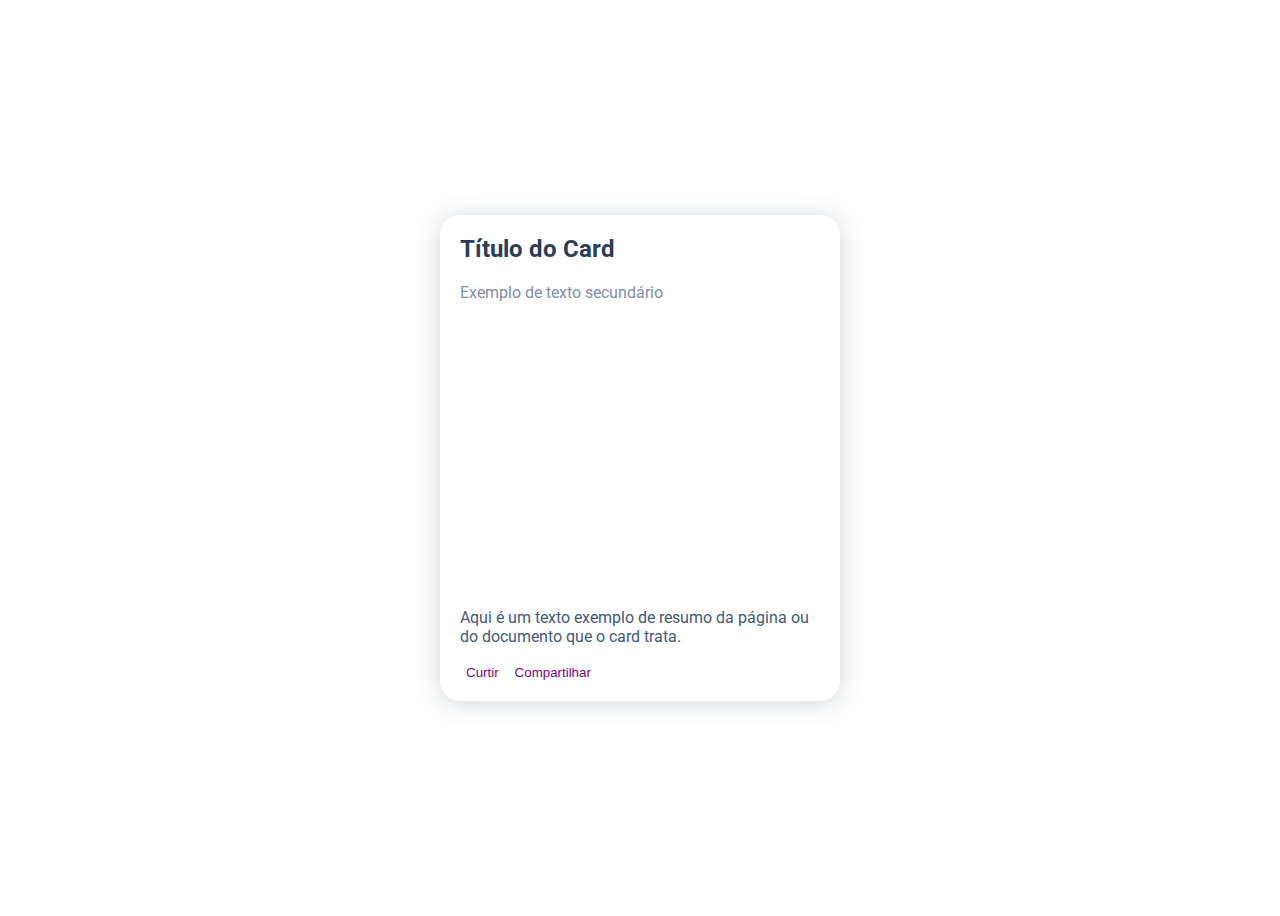
<file: card_01/index.html>
<!DOCTYPE html>
<html lang="en">
<head>
  <meta charset="UTF-8">
  <meta http-equiv="X-UA-Compatible" content="IE=edge">
  <meta name="viewport" content="width=device-width, initial-scale=1.0">
  <link rel="stylesheet" href="style.css">
  <title>Card</title>
</head>
<body>
  <div class="content">
    <div class="card">
      <div class="topCard">
        <h2 class="title">Título do Card</h2>
        <span class="secondText">Exemplo de texto secundário</span>
      </div>
      <div class="midlleCard"></div>
      <div class="bottomCard">
        <p class="bottomText">Aqui é um texto exemplo de resumo da página ou do documento que o card trata.</p>
        <div class="actionsCard">
          <button class="actions">Curtir</button>
          <button class="actions">Compartilhar</button>
        </div>
      </div>
    </div>
  </div>  
</body>
</html>
</file>
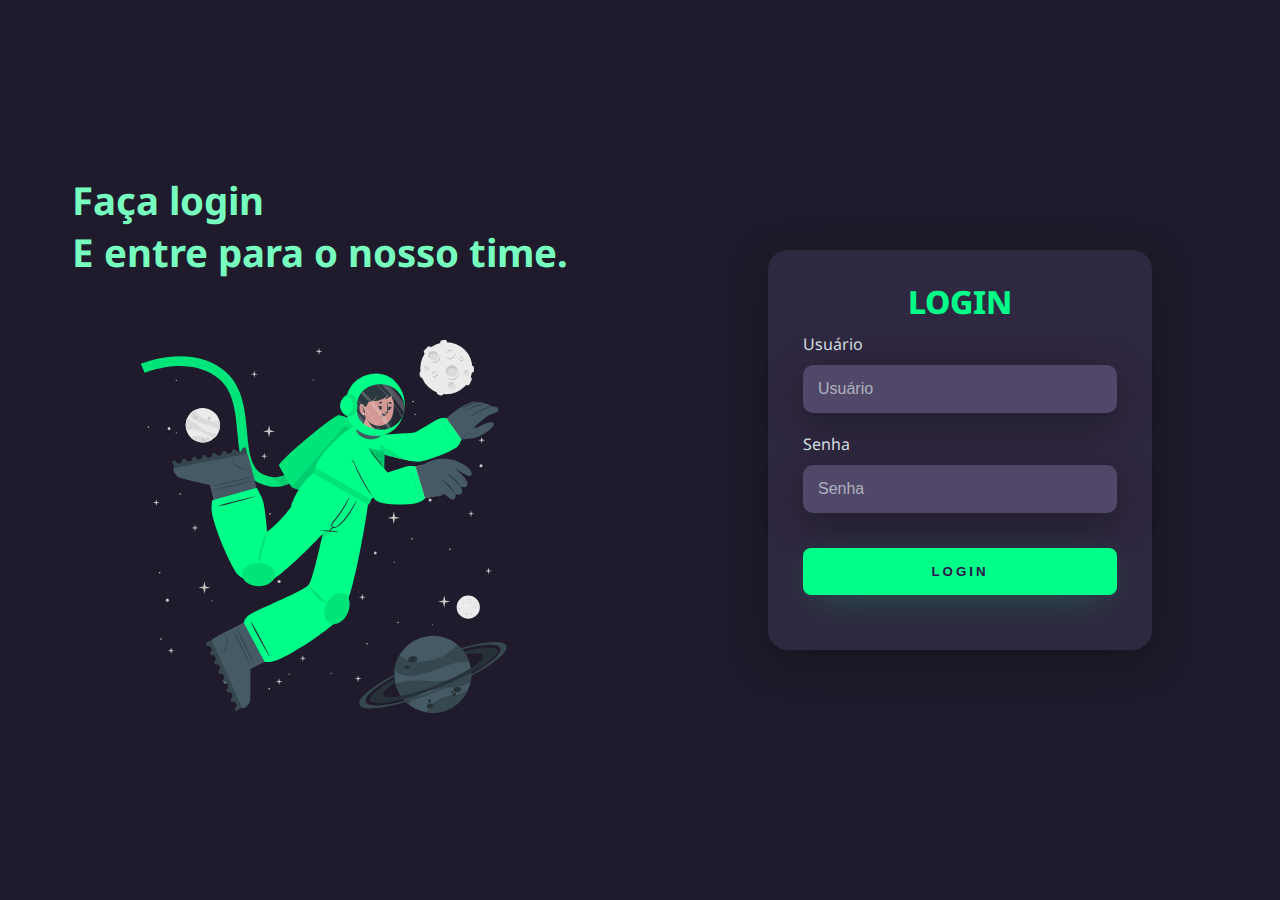
<file: login_01/index.html>
<!DOCTYPE html>
<html lang="en">
<head>
  <meta charset="UTF-8">
  <meta http-equiv="X-UA-Compatible" content="IE=edge">
  <meta name="viewport" content="width=device-width, initial-scale=1.0">
  <link rel="stylesheet" href="style.css">
  <title>Login 01</title>
</head>
<body>
  <div class="main-login">
    <div class="left-login">
      <h1>Faça login<br>E entre para o nosso time.</h1>
      <img src="astronaut.svg" class="left-login-image" alt="Astronauta Animação">
    </div>
    <div class="right-login">
      <div class="card-login">
        <h1>LOGIN</h1>
        <div class="textfield">
          <label for="usuario">Usuário</label>
          <input type="text" name="usuario" placeholder="Usuário">
        </div>
        <div class="textfield">
          <label for="senha">Senha</label>
          <input type="password" name="senha" placeholder="Senha">
        </div>
        <button class="btn-login">Login</button>
      </div>
    </div>
  </div>  
</body>
</html>
</file>
<file: card_01/style.css>
@import url('https://fonts.googleapis.com/css2?family=Roboto:wght@300;400;700&display=swap');

body {
  font-family: "Roboto", sans-serif;
}

.content {
  display: flex;
  justify-content: center;
  align-items: center;
  align-content: center;
  width: 100%;
  height: 100vh;
}

.card {
  background: #FFF;
  border-radius: 20px;
  box-shadow: 0px 2px 23px #26395338;
  width: 400px;
}

.midlleCard {
  background: url("https://studiosol-a.akamaihd.net/uploadfile/letras/fotos/2/5/c/9/25c914c8c3b9e9923206f3ac4cb1a06f.jpg") center/cover;
  width: 100%;
  height: 250px;
}

.title {
  color: #2b3d59;
}

.secondText {
  color: #828fa1;
}

.bottomText {
  color: #445b73;
}

.topCard {
  padding: 20px;
  padding-top: 0px;
}

.bottomCard {
  padding: 20px;
}

.actions {
  background: none;
  border: none;
  color: purple;
}
</file>
<file: login_01/style.css>
@import url('https://fonts.googleapis.com/css2?family=Noto+Sans:wght@400;700&display=swap');

body {
  margin: 0px; /* É a margem fora do elemento. Retira a margem padrão do browser - 8px */
  font-family: 'Noto Sans', sans-serif;
}

body * {
  box-sizing: border-box;
}

.main-login {
  width: 100vw; /* Percentual da largura da "viewport width"  */
  height: 100vh; /* Percentual do comprimento da "viewport heigth */
  background: #201b2c; /* Cor de fundo do elemento */
  display: flex; /* Posiciona os elementos um ao lado do outro */
  justify-content: center; /* Ajusta os elementos no "eixo x" */
  align-items: center; /* Ajusta os elementos no "eixo y" */
}

.left-login {
  width: 50vw;
  height: 100vh;
  display: flex;
  justify-content: center;
  align-items: center;
  flex-direction: column; /* Posicionar os elementos um abaixo do outro utilizando "display: flax" */
}

.left-login > h1 {
  font-size: 3vw;
  color: #77ffc0;
}

.left-login-image {
  width: 35vw;
}

.right-login {
  width: 50vw;
  height: 100vh;
  display: flex;
  justify-content: center;
  align-items: center;
}

.card-login {
  width: 60%; /* Pega 60% da "div" (rigth-login) que é "50vw" */
  /* Não tem "height", obtendo o "height" automático */
  display: flex;
  justify-content: center;
  align-items: center;
  flex-direction: column; /* Posicionar os elementos um abaixo do outro utilizando "display: flax" */
  padding: 30px 35px; /* É a margem dentro do elemento, sen d 1' posição "eixo y" e a 2' posição "eixo x" */
  background: #2f2841;
  border-radius: 20px; /* Deixar os cantos do elemento arredondados */
  box-shadow: 0px 10px 40px #00000056; /* Adicionar sombra ao elemento, sendo 1' posição "eixo x", 2' "eixo y", 3' "blur" e o 4' "cor" */
}

.card-login > h1 {
  color: #00ff88;
  font-weight: 800; /* É o peso (espessura) da fonte. ( deixando a fonte mais ou menos grossa ) */
  margin: 0;
}

.textfield {
  width: 100%;
  display: flex;
  flex-direction: column;
  align-items: flex-start; /* Ajusta os elementos no "eixo x" ( inverte pelo uso do "flex-direction" )  */
  justify-content: center; /* Ajusta os elementos no "eixo y" ( inverte pelo uso do "flex-direction" ) */
  margin: 10px 0px; /* 1' valor "eixo y" e o 2' valor "eixo x" */
}

.textfield > input {
  width: 100%;
  border: none;
  border-radius: 10px;
  padding: 15px; /* Ao receber apenas um valor, é atribuido ao "eixo x" e para o "eixo y" */
  background: #514869;
  color: #f0ffffde;
  font-size: 12pt; /* Mesmo tamanho utilizado nos editores, para tamanhos de fonte */
  box-shadow: 0px 10px 40px #00000056;
  outline: none;
  box-sizing: border-box; /* "div filha" jamis irá ultrapassar a "div pai" */
}

.textfield > input::placeholder {
  color: #f0ffff94;
}

.textfield > label {
  color: #f0ffffde;
  margin-bottom: 10px;
}

.btn-login {
  width: 100%; /* Ocupar todo o espaço do pai (card) */
  padding: 16px 0px; /* 1' "eixo y" e 2' "eixo x" */
  margin: 25px; /* Margem de 25px em todos os eixos */
  border: none; /* Retirar a borda do elemento */
  border-radius: 8px; /* Deixar as bordas do botão mais arredondadas */
  outline: none; /* Retirar a borda do elementoto, quando clicamos nele */
  text-transform: uppercase; /* Alterar a formatação do texto */
  font-weight: 800; /* Alterar o peso da fonte (espessura) */
  letter-spacing: 3px; /* Distância do espaço entre cada letra */
  color: #2b134b; /* Cor das letras do elemento */
  background: #00ff88; /* Cor de fundo do elemento */
  cursor: pointer; /* Incluir alteração do cursor, ao passar o mouse sobre o elemento */
  box-shadow: 0px 10px 40px -12px #00ff8052; /* Adicionar sombre. 1' eixo x, 2' eixo y, 3' blur, 4' spread e 5' cor */
}

@media only screen and (max-width: 950px) {
  .card-login {
    width: 85%;
  }  
}

@media only screen and (max-width: 600px) {
  .main-login {
    flex-direction: column;
  }

  .left-login > h1 {
    display: none;
  }

  .left-login {
    width: 100%;
    height: auto;
  }

  .right-login {
    width: 100%;
    height: auto;
  }

  .left-login-image {
    width: 50vw;
  }

  .card-login {
    width: 90%;
  }
}
</file>
